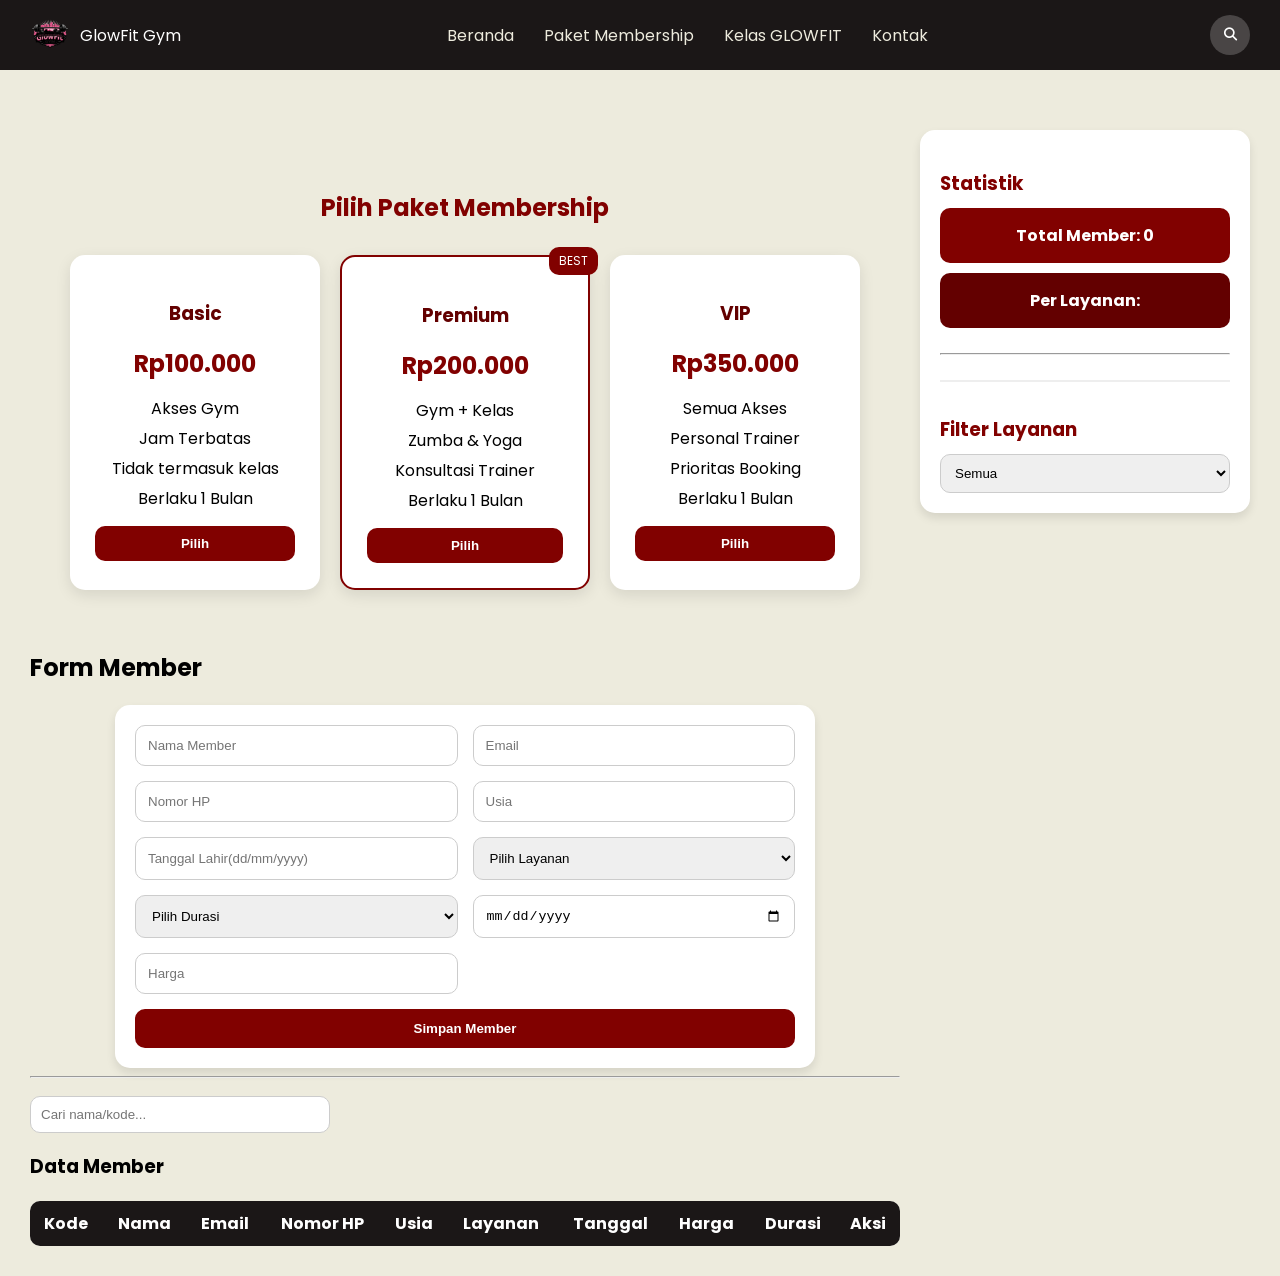
<file: member.html>
<!DOCTYPE html>
<html lang="id">
<head>
<meta charset="UTF-8">
<title>Member Management</title>

<link rel="stylesheet" href="style.css">
<link href="https://fonts.googleapis.com/css2?family=Poppins&display=swap" rel="stylesheet">
<link rel="stylesheet" href="https://cdnjs.cloudflare.com/ajax/libs/font-awesome/6.5.0/css/all.min.css">

</head>

<body>

<!-- NAVBAR -->
<nav>
  <div class="logo">
    <img src="GLOWFIT GYM.png">
    <span>GlowFit Gym</span>
  </div>

  <div class="menu">
    <a href="index.html">Beranda</a>
    <a href="member.html">Paket Membership</a>
    <a href="#">Kelas GLOWFIT</a>
    <a href="#">Kontak</a>
  </div>

  <div class="nav-search">
    <input type="text" id="navSearch" placeholder="Cari...">
    <button id="searchToggle">
      <i class="fa fa-search"></i>
    </button>
  </div>
</nav>

<div class="main-layout" style="margin-top:100px;">

<!-- ================= CONTENT ================= -->
<section class="content">

<!-- PACKAGE -->
<section class="package-section">
<h2>Pilih Paket Membership</h2>

<div class="package-cards">

<div class="package-card">
<h3>Basic</h3>
<p class="price">Rp100.000</p>
<ul> <li>Akses Gym</li> <li>Jam Terbatas</li> <li>Tidak termasuk kelas</li> <li> Berlaku 1 Bulan</li> </ul>
<button onclick="pilihPaket('Basic')">Pilih</button>
</div>

<div class="package-card best">
<span class="badge">BEST</span>
<h3>Premium</h3>
<p class="price">Rp200.000</p>
<ul> <li>Gym + Kelas</li> <li>Zumba & Yoga</li> <li>Konsultasi Trainer</li> <li> Berlaku 1 Bulan</li> </ul>
<button onclick="pilihPaket('Premium')">Pilih</button>
</div>

<div class="package-card">
<h3>VIP</h3>
<p class="price">Rp350.000</p>
<ul> <li>Semua Akses</li> <li>Personal Trainer</li> <li>Prioritas Booking</li> <li> Berlaku 1 Bulan</li> </ul>
<button onclick="pilihPaket('VIP')">Pilih</button>
</div>

</div>
</section>

<!-- FORM -->
<h2>Form Member</h2>

<form id="memberForm" class="form-modern">

<input type="text" id="nama" placeholder="Nama Member">
<input type="email" id="emailmember" placeholder="Email">
<input type="text" id="noHP" placeholder="Nomor HP">
<input type="number" id="usiamember" placeholder="Usia">
<input type="text" id="tgllahir" placeholder="Tanggal Lahir(dd/mm/yyyy)">

<select id="layanan">
<option value="">Pilih Layanan</option>
<option>Basic</option>
<option>Premium</option>
<option>VIP</option>
</select>

<select id="durasi">
  <option value="">Pilih Durasi</option>
  <option value="1">1 Bulan</option>
  <option value="3">3 Bulan</option>
  <option value="6">6 Bulan</option>
  <option value="12">1 Tahun</option>
</select>

<input type="date" id="tanggal">
<input type="number" id="harga" placeholder="Harga" readonly>
<button type="submit">Simpan Member</button>

</form>

<hr>

<!-- SEARCH -->
<input type="text" id="search" placeholder="Cari nama/kode...">

<!-- TABLE -->
 <h3>Data Member</h3>
<table>
<thead>
<tr>
<th>Kode</th>
<th>Nama</th>
<th>Email</th>
<th>Nomor HP</th>
<th>Usia</th>
<th>Layanan</th>
<th>Tanggal</th>
<th>Harga</th>
<th>Durasi</th>
<th>Aksi</th>
</tr>
</thead>

<tbody id="tableBody"></tbody>
</table>

</section>

<!-- ================= SIDEBAR ================= -->
<aside class="sidebar">

<div class="stat-section">
<h3>Statistik</h3>

<div class="stat-box pink">
Total Member: <span id="total"></span>
</div>

<div class="stat-box green">
Per Layanan: <span id="stok"></span>
</div>
</div>

<hr>

<div class="filter-section">
<h3>Filter Layanan</h3>

<select id="filter">
<option value="">Semua</option>
<option>Basic</option>
<option>Premium</option>
<option>VIP</option>
</select>
</div>

</aside>

</div>

<script src="script.js"></script>
</body>
</html>
</file>
<file: style.css>
*{
  box-sizing:border-box;
}

body{
  margin:0;
  font-family:'Poppins', sans-serif;
  background:#EDEBDD;
}

/* NAVBAR */
nav{
  position:fixed;
  width:100%;
  top:0;
  display:flex;
  justify-content:space-between;
  align-items:center;
  padding:15px 30px;
  background:#1B1717;
  color:white;
  z-index:1000;
}

.logo img{
  height:50px;
}

/* MENU */
.menu{
  display:flex;
  align-items:center;
}

.menu a{
  margin:0 15px;
  color:#EDEBDD;
  text-decoration:none;
  transition:0.3s;
  position:relative;
}

.menu a:hover{
  color:#810100;
}

.menu a::after{
  content:'';
  position:absolute;
  left:0;
  bottom:-5px;
  width:0;
  height:2px;
  background:#810100;
  transition:0.3s;
}

.menu a:hover::after{
  width:100%;
}

/* HERO */
.hero{
  margin-top:80px;
  min-height:60vh;

  background:
    linear-gradient(rgba(27,23,23,0.7),rgba(27,23,23,0.7)),
    url('bghero.png');

  background-size:cover;
  background-position:center;
  background-repeat:no-repeat;

  color:white;
  display:flex;
  justify-content:center;
  align-items:center;
  text-align:center;

  animation:fadeUp 1s ease;
}

/* SEARCH NAVBAR */
.nav-search{
  display:flex;
  align-items:center;
  position:relative;
}

.nav-search input{
  width:0;
  opacity:0;
  padding:8px;
  border-radius:20px;
  border:none;
  outline:none;
  transition:0.3s;
}

.nav-search.active input{
  width:150px;
  opacity:1;
  margin-right:10px;
}

.nav-search button{
  width:40px;
  height:40px;
  border-radius:50%;
  border:none;
  background:rgba(255,255,255,0.2);
  color:white;
  cursor:pointer;
  display:flex;
  align-items:center;
  justify-content:center;
  transition:0.3s;
}

.nav-search button:hover{
  background:#810100;
}

/* LAYOUT */
.main-layout{
  display:flex;
  gap:20px;
  padding:30px;
  align-items:flex-start; /* 🔥 penting */
}

.content{
  flex:3;
}

.sidebar{
  flex:1;
  background:white;
  padding:20px;
  border-radius:15px;
  box-shadow:0 5px 10px rgba(0,0,0,0.1);

  position:sticky; /* 🔥 biar tetap di kanan */
  top:100px;
}

/* CARDS */
.cards{
  display:grid;
  grid-template-columns:repeat(4,1fr);
  gap:20px;
}

.card{
  background:white;
  border-radius:15px;
  overflow:hidden;
  box-shadow:0 5px 10px rgba(0,0,0,0.1);
  transition:0.3s;
}

.card img{
  width:100%;
  height:150px;
  object-fit:cover;
}

.card h4{
  margin:10px;
  color:#630000;
}

.card p{
  margin:0 10px 10px;
}

.card:hover{
  transform:translateY(-10px) scale(1.02);
}

/* SIDEBAR */
.sidebar h3{
  color:#810100;
  margin-bottom:10px;
}

.stat-section{
  margin-bottom:25px;
}

.filter-section{
  margin-top:25px;
  padding-top:15px;
  border-top:2px solid #eee;
}

.stat-box{
  padding:15px;
  border-radius:10px;
  color:white;
  margin-bottom:10px;
  text-align:center;
  font-weight:bold;
}

.pink{
  background:#810100;
}

.green{
  background:#630000;
}

.filter-section select{
  width:100%;
  padding:10px;
  border-radius:10px;
  border:1px solid #ccc;
  outline:none;
}

.filter-section select:focus{
  border:2px solid #810100;
}

/* FORM */
.form-section{
  text-align:center;
  padding:30px;
}

.form-modern{
  display:grid;
  grid-template-columns:1fr 1fr;
  gap:15px;
  max-width:700px;
  margin:auto;
  background:#ffffff;
  padding:20px;
  border-radius:15px;
  box-shadow:0 5px 10px rgba(0,0,0,0.1);
}

.form-modern input,
.form-modern select{
  padding:12px;
  border-radius:10px;
  border:1px solid #ccc;
  width:100%;
}

.form-modern input:focus{
  border:2px solid #810100;
}

.form-modern button{
  grid-column:span 2;
  padding:12px;
  border:none;
  border-radius:10px;
  background:#810100;
  color:white;
  font-weight:bold;
  cursor:pointer;
}

.form-modern button:hover{
  background:#630000;
}

/* TABLE */
.table-section{
  text-align:center;
  padding:30px;
}

.table-box{
  max-width:700px;
  margin:auto;
  background:white;
  padding:20px;
  border-radius:15px;
  box-shadow:0 5px 10px rgba(0,0,0,0.1);
}

.table-box table{
  width:100%;
  border-collapse:collapse;
}

.table-box th{
  background:#1B1717;
  color:#EDEBDD;
}

.table-box th, td{
  padding:10px;
  text-align:center;
}

.table-box tr:nth-child(even){
  background:#f5f5f5;
}

/* FOOTER */
footer{
  display:flex;
  justify-content:space-around;
  background:#1B1717;
  color:#EDEBDD;
  padding:30px;
}

/* ANIMATION */
@keyframes fadeUp{
  from{
      opacity:0;
      transform:translateY(30px);
  }
  to{
      opacity:1;
      transform:translateY(0);
  }
}

/* RESPONSIVE */
@media(max-width:768px){
  .cards{
      grid-template-columns:repeat(2,1fr);
  }

  .main-layout{
      flex-direction:column;
  }

  .sidebar{
      position:static;
  }
}

@media(max-width:480px){
  .cards{
      grid-template-columns:1fr;
  }

  footer{
      flex-direction:column;
      text-align:center;
  }
}

/* PACKAGE SECTION */
.package-section{
  text-align:center;
  padding:40px 20px;
}

.package-section h2{
  color:#810100;
  margin-bottom:30px;
}

/* CARD CONTAINER */
.package-cards{
  display:flex;
  justify-content:center;
  gap:20px;
  flex-wrap:wrap;
}

/* CARD */
.package-card{
  background:white;
  padding:25px;
  border-radius:15px;
  width:250px;
  box-shadow:0 5px 15px rgba(0,0,0,0.1);
  transition:0.3s;
  position:relative;
}

/* HOVER EFFECT */
.package-card:hover{
  transform:translateY(-10px) scale(1.05);
  box-shadow:0 10px 25px rgba(0,0,0,0.2);
}

/* TITLE */
.package-card h3{
  color:#630000;
}

/* PRICE */
.price{
  font-size:24px;
  font-weight:bold;
  margin:10px 0;
  color:#810100;
}

/* LIST */
.package-card ul{
  list-style:none;
  padding:0;
  margin:15px 0;
}

.package-card ul li{
  margin:5px 0;
}

/* BUTTON */
.package-card button{
  background:#810100;
  color:white;
  border:none;
  padding:10px;
  border-radius:10px;
  cursor:pointer;
  width:100%;
  font-weight:bold;
  transition:0.3s;
}

.package-card button:hover{
  background:#630000;
}

/* BEST BADGE */
.package-card.best{
  border:2px solid #810100;
}

.badge{
  position:absolute;
  top:-10px;
  right:-10px;
  background:#810100;
  color:white;
  padding:5px 10px;
  border-radius:10px;
  font-size:12px;
}

.logo{
  display:flex;
  align-items:center;
  gap:10px;
}

.logo img{
  height:40px;
}

/* TABLE BUTTON */
table button{
  padding:5px 10px;
  border:none;
  border-radius:5px;
  cursor:pointer;
}

table button[data-action="edit"]{
  background:#4CAF50;
  color:white;
}

table button[data-action="delete"]{
  background:#f44336;
  color:white;
}

/* LOGO FIX */
.logo{
  display:flex;
  align-items:center;
  gap:10px;
}

.logo img{
  height:40px;
}

/* TABLE */
table{
  width:100%;
  border-collapse:collapse;
  margin-top:20px;
  background:white;
  border-radius:10px;
  overflow:hidden;
}

table th{
  background:#1B1717;
  color:white;
}

table th, table td{
  padding:10px;
  text-align:center;
}

table tr:nth-child(even){
  background:#f5f5f5;
}

/* BUTTON TABLE */
table button{
  padding:5px 10px;
  border:none;
  border-radius:5px;
  cursor:pointer;
}

table button[data-action="edit"]{
  background:#4CAF50;
  color:white;
}

table button[data-action="delete"]{
  background:#f44336;
  color:white;
}

/* SEARCH */
#search{
  padding:10px;
  width:100%;
  max-width:300px;
  border-radius:10px;
  border:1px solid #ccc;
  margin-top:10px;
}
</file>
